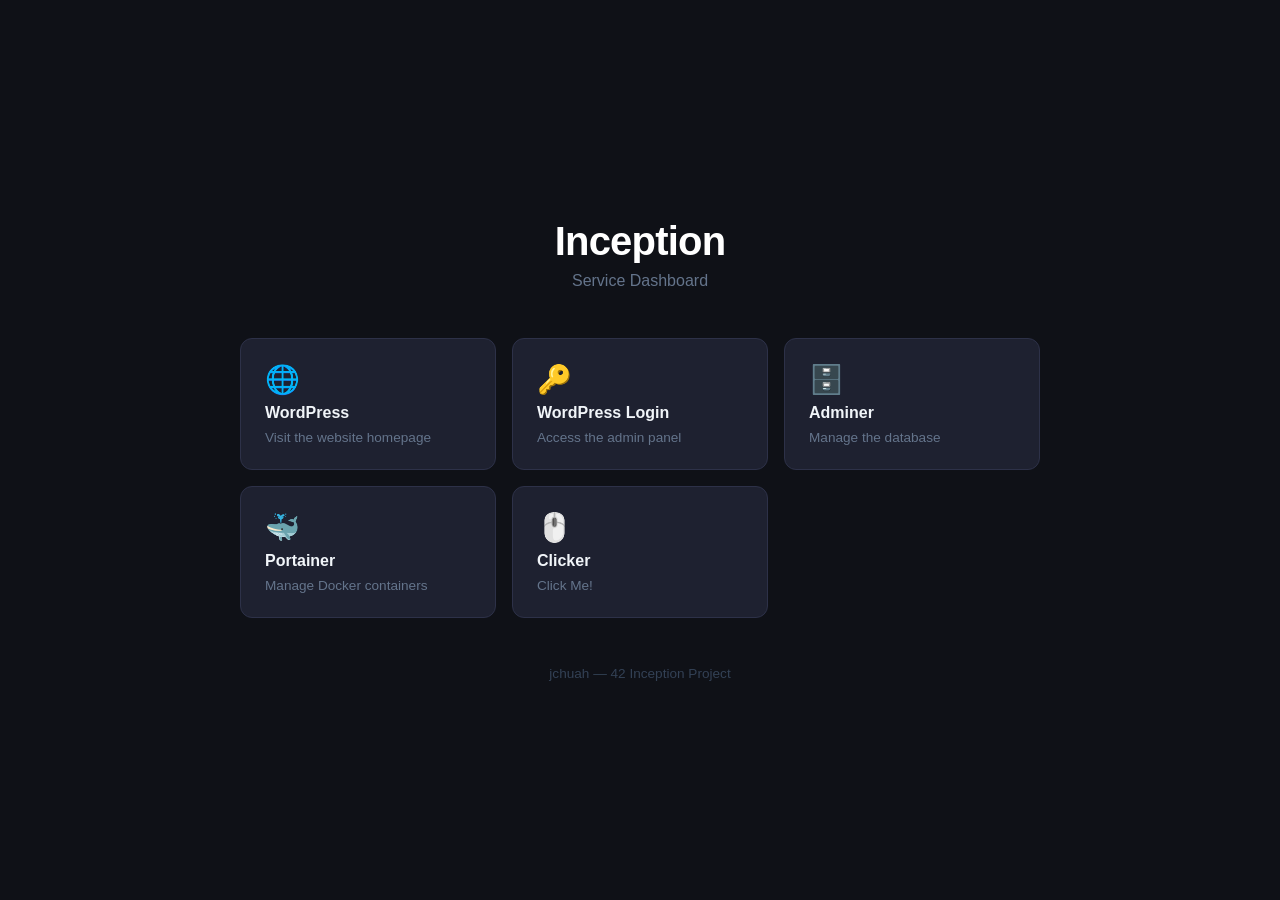
<file: srcs/requirements/bonus/pythonhttp/site/index.html>
<!DOCTYPE html>
<html lang="en">
<head>
    <meta charset="UTF-8">
    <meta name="viewport" content="width=device-width, initial-scale=1.0">
    <title>Inception - Services</title>
    <link rel="stylesheet" href="main_style.css">
</head>
<body>
    <div class="container">
        <header>
            <h1>Inception</h1>
            <p class="subtitle">Service Dashboard</p>
        </header>

        <main>
            <div class="grid">
                <a class="card" href="https://__DOMAIN_NAME__" target="_blank">
                    <div class="card-icon">🌐</div>
                    <div class="card-title">WordPress</div>
                    <div class="card-desc">Visit the website homepage</div>
                </a>

                <a class="card" href="https://__DOMAIN_NAME__/wp-login.php" target="_blank">
                    <div class="card-icon">🔑</div>
                    <div class="card-title">WordPress Login</div>
                    <div class="card-desc">Access the admin panel</div>
                </a>

                <a class="card" href="https://adminer.__DOMAIN_NAME__" target="_blank">
                    <div class="card-icon">🗄️</div>
                    <div class="card-title">Adminer</div>
                    <div class="card-desc">Manage the database</div>
                </a>

                <a class="card" href="https://portainer.__DOMAIN_NAME__" target="_blank">
                    <div class="card-icon">🐳</div>
                    <div class="card-title">Portainer</div>
                    <div class="card-desc">Manage Docker containers</div>
                </a>

                <a class="card" href="clicker.html">
                    <div class="card-icon">🖱️</div>
                    <div class="card-title">Clicker</div>
                    <div class="card-desc">Click Me!</div>
                </a>
            </div>
        </main>

        <footer>
            <p>jchuah — 42 Inception Project</p>
        </footer>
    </div>
</body>
</html>
</file>
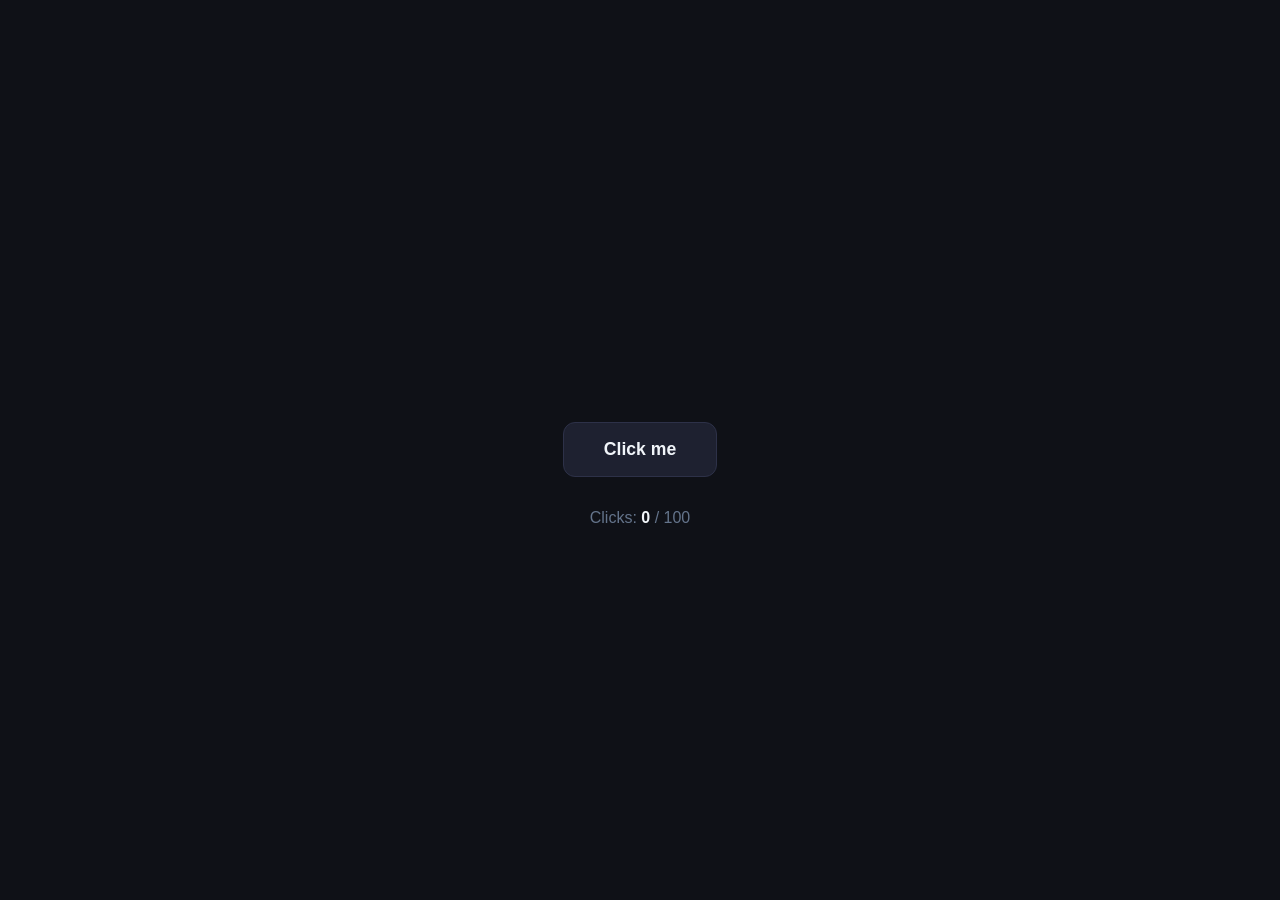
<file: srcs/requirements/bonus/pythonhttp/site/clicker.html>
<!DOCTYPE html>
<html lang="en">
<head>
    <meta charset="UTF-8">
    <meta name="viewport" content="width=device-width, initial-scale=1.0">
    <title>Inception</title>
    <link rel="stylesheet" href="main_style.css">
	<link rel="stylesheet" href="clicker_style.css">
</head>
<body>
    <div class="container">
        <header>
        </header>

        <main>
            <div class="click-area">
                <button class="click-btn" onclick="handleClick()">Click me</button>
                <p class="counter">Clicks: <span id="count">0</span> / 100</p>
                <div class="mystery" id="mystery">
                    <p>You found it.</p>
                    <a href="https://www.youtube.com/watch?v=2qBlE2-WL60" target="_blank">Mystery Link</a>
                </div>
            </div>
        </main>
    </div>

    <script>
        let clicks = 0;

        function handleClick() {
            clicks++;
            document.getElementById('count').textContent = clicks;
            if (clicks >= 100) {
                document.getElementById('mystery').classList.add('visible');
            }
        }
    </script>
</body>
</html>
</file>
<file: srcs/requirements/bonus/pythonhttp/site/main_style.css>
*, *::before, *::after {
    box-sizing: border-box;
    margin: 0;
    padding: 0;
}

body {
    font-family: -apple-system, BlinkMacSystemFont, 'Segoe UI', sans-serif;
    background: #0f1117;
    color: #e2e8f0;
    min-height: 100vh;
    display: flex;
    align-items: center;
    justify-content: center;
    padding: 2rem;
}

.container {
    width: 100%;
    max-width: 800px;
}

header {
    text-align: center;
    margin-bottom: 3rem;
}

h1 {
    font-size: 2.5rem;
    font-weight: 700;
    letter-spacing: -0.02em;
    color: #ffffff;
}

.subtitle {
    margin-top: 0.5rem;
    color: #64748b;
    font-size: 1rem;
}

.grid {
    display: grid;
    grid-template-columns: repeat(auto-fill, minmax(220px, 1fr));
    gap: 1rem;
}

.card {
    background: #1e2130;
    border: 1px solid #2d3148;
    border-radius: 12px;
    padding: 1.5rem;
    text-decoration: none;
    color: inherit;
    transition: border-color 0.2s, transform 0.2s, background 0.2s;
    display: flex;
    flex-direction: column;
    gap: 0.5rem;
}

.card:hover {
    border-color: #4f6ef7;
    background: #252840;
    transform: translateY(-2px);
}

.card.placeholder {
    opacity: 0.5;
}

.card.placeholder:hover {
    border-color: #2d3148;
    background: #1e2130;
    transform: none;
    cursor: default;
}

.card-icon {
    font-size: 1.75rem;
}

.card-title {
    font-size: 1rem;
    font-weight: 600;
    color: #f1f5f9;
}

.card-desc {
    font-size: 0.85rem;
    color: #64748b;
}

footer {
    text-align: center;
    margin-top: 3rem;
    color: #334155;
    font-size: 0.85rem;
}
</file>
<file: srcs/requirements/bonus/pythonhttp/site/clicker_style.css>
.click-area {
	display: flex;
	flex-direction: column;
	align-items: center;
	justify-content: center;
	gap: 2rem;
	min-height: 60vh;
}

.click-btn {
	background: #1e2130;
	border: 1px solid #2d3148;
	border-radius: 12px;
	color: #f1f5f9;
	font-size: 1.1rem;
	font-weight: 600;
	padding: 1rem 2.5rem;
	cursor: pointer;
	transition: border-color 0.2s, transform 0.2s, background 0.2s;
}

.click-btn:hover {
	border-color: #4f6ef7;
	background: #252840;
	transform: translateY(-2px);
}

.click-btn:active {
	transform: translateY(0);
}

.counter {
	font-size: 1rem;
	color: #64748b;
}

.counter span {
	color: #f1f5f9;
	font-weight: 600;
}

.mystery {
	display: none;
	text-align: center;
}

.mystery.visible {
	display: block;
}
</file>
